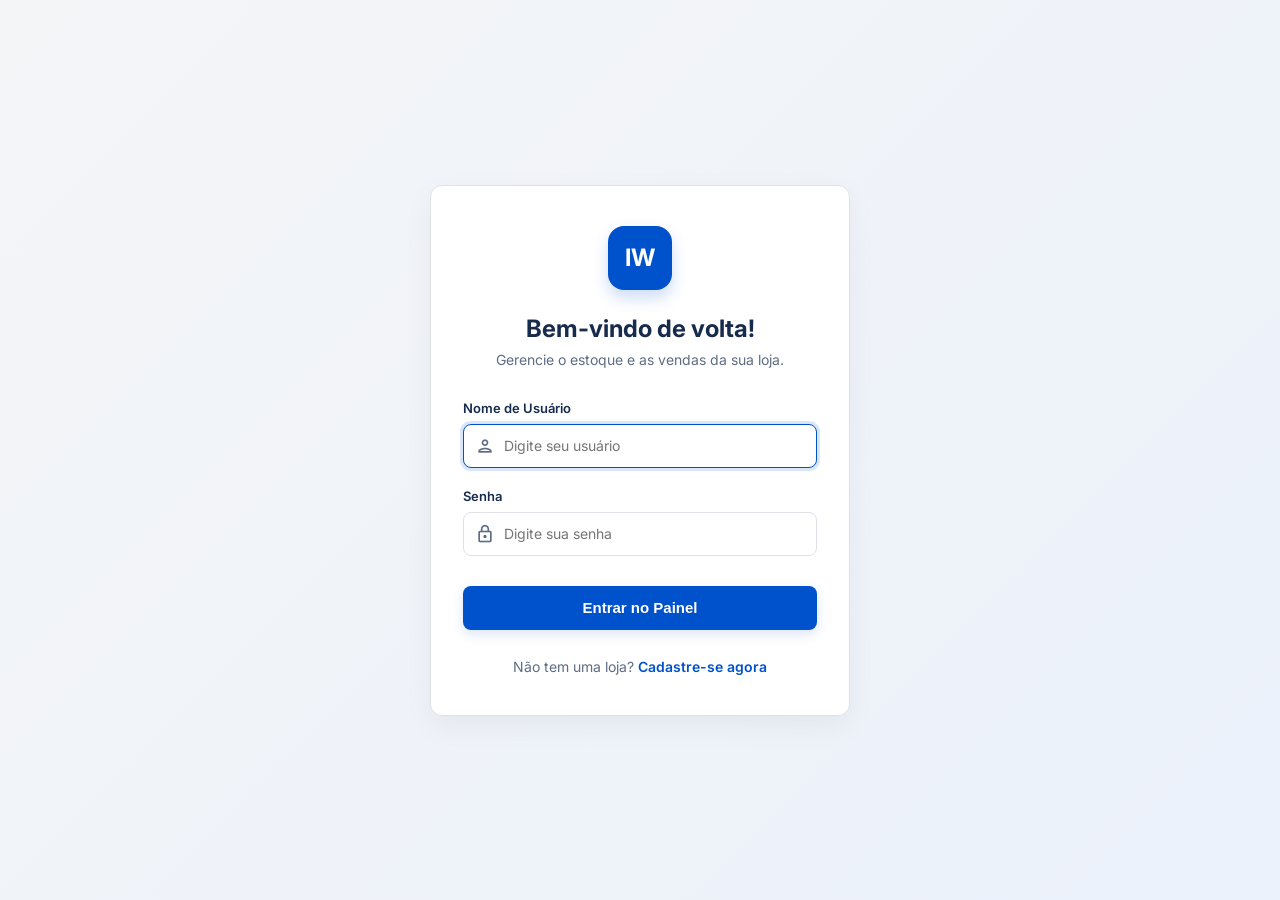
<file: templates/login.html>
<!DOCTYPE html>
<html lang="pt-BR">
<head>
    <meta charset="UTF-8">
    <meta name="viewport" content="width=device-width, initial-scale=1.0">
    <title>Entrar - InventaWeb</title>
    
    <!-- Google Fonts: Inter -->
    <link rel="preconnect" href="https://fonts.googleapis.com">
    <link rel="preconnect" href="https://fonts.gstatic.com" crossorigin>
    <link href="https://fonts.googleapis.com/css2?family=Inter:wght@300;400;500;600;700&display=swap" rel="stylesheet">
    
    <!-- Material Icons -->
    <link href="https://fonts.googleapis.com/icon?family=Material+Icons+Outlined" rel="stylesheet">
    
    <style>
        :root {
            --primary: #0052CC;
            --primary-hover: #0043A4;
            --background: #F4F5F7;
            --card-bg: #FFFFFF;
            --text-main: #172B4D;
            --text-muted: #5E6C84;
            --border: #DFE1E6;
            --danger: #FF5630;
            --success: #36B37E;
            --radius-lg: 12px;
        }

        /* Dark mode compatibility */
        @media (prefers-color-scheme: dark) {
            :root {
                --background: #0f172a;
                --card-bg: #1e293b;
                --text-main: #f8fafc;
                --text-muted: #94a3b8;
                --border: #334155;
            }
        }

        * {
            box-sizing: border-box;
            margin: 0;
            padding: 0;
        }

        body {
            font-family: 'Inter', sans-serif;
            background: linear-gradient(135deg, var(--background) 0%, rgba(0, 82, 204, 0.08) 100%);
            color: var(--text-main);
            min-height: 100vh;
            display: flex;
            align-items: center;
            justify-content: center;
            padding: 20px;
        }

        .auth-container {
            width: 100%;
            max-width: 420px;
            background: var(--card-bg);
            border-radius: var(--radius-lg);
            border: 1px solid var(--border);
            box-shadow: 0 10px 30px rgba(0, 0, 0, 0.05);
            padding: 40px 32px;
            text-align: center;
            backdrop-filter: blur(10px);
            transition: transform 0.3s ease, box-shadow 0.3s ease;
        }

        .auth-logo {
            display: inline-flex;
            align-items: center;
            justify-content: center;
            width: 64px;
            height: 64px;
            background: var(--primary);
            color: white;
            font-size: 24px;
            font-weight: 700;
            border-radius: 16px;
            margin-bottom: 24px;
            box-shadow: 0 8px 16px rgba(0, 82, 204, 0.2);
        }

        .auth-header h1 {
            font-size: 24px;
            font-weight: 700;
            margin-bottom: 8px;
            color: var(--text-main);
        }

        .auth-header p {
            font-size: 14px;
            color: var(--text-muted);
            margin-bottom: 32px;
        }

        .form-group {
            margin-bottom: 20px;
            text-align: left;
        }

        .form-group label {
            display: block;
            font-size: 13px;
            font-weight: 600;
            margin-bottom: 8px;
            color: var(--text-main);
        }

        .input-wrapper {
            position: relative;
        }

        .input-wrapper i {
            position: absolute;
            left: 12px;
            top: 50%;
            transform: translateY(-50%);
            color: var(--text-muted);
            font-size: 20px;
        }

        .form-control {
            width: 100%;
            height: 44px;
            padding: 10px 12px 10px 40px;
            border-radius: 8px;
            border: 1px solid var(--border);
            background: var(--card-bg);
            color: var(--text-main);
            font-family: inherit;
            font-size: 14px;
            outline: none;
            transition: border-color 0.2s, box-shadow 0.2s;
        }

        .form-control:focus {
            border-color: var(--primary);
            box-shadow: 0 0 0 3px rgba(0, 82, 204, 0.15);
        }

        .btn-submit {
            width: 100%;
            height: 44px;
            background: var(--primary);
            color: white;
            border: none;
            border-radius: 8px;
            font-size: 15px;
            font-weight: 600;
            cursor: pointer;
            transition: background 0.2s, transform 0.1s;
            margin-top: 10px;
            box-shadow: 0 4px 12px rgba(0, 82, 204, 0.15);
        }

        .btn-submit:hover {
            background: var(--primary-hover);
        }

        .btn-submit:active {
            transform: scale(0.98);
        }

        .alert-box {
            padding: 12px;
            border-radius: 8px;
            background: rgba(255, 86, 48, 0.1);
            color: var(--danger);
            font-size: 13px;
            margin-bottom: 20px;
            display: none;
            text-align: left;
            border: 1px solid rgba(255, 86, 48, 0.2);
        }

        .auth-footer {
            margin-top: 28px;
            font-size: 14px;
            color: var(--text-muted);
        }

        .auth-footer a {
            color: var(--primary);
            text-decoration: none;
            font-weight: 600;
            transition: color 0.2s;
        }

        .auth-footer a:hover {
            color: var(--primary-hover);
            text-decoration: underline;
        }
    </style>
</head>
<body>
    <div class="auth-container">
        <div class="auth-logo">IW</div>
        <div class="auth-header">
            <h1>Bem-vindo de volta!</h1>
            <p>Gerencie o estoque e as vendas da sua loja.</p>
        </div>

        <div class="alert-box" id="error-alert"></div>

        <form id="login-form" onsubmit="fazerLogin(event)">
            <div class="form-group">
                <label for="username">Nome de Usuário</label>
                <div class="input-wrapper">
                    <i class="material-icons-outlined">person</i>
                    <input type="text" id="username" class="form-control" required placeholder="Digite seu usuário" autofocus autocomplete="username">
                </div>
            </div>

            <div class="form-group">
                <label for="password">Senha</label>
                <div class="input-wrapper">
                    <i class="material-icons-outlined">lock</i>
                    <input type="password" id="password" class="form-control" required placeholder="Digite sua senha" autocomplete="current-password">
                </div>
            </div>

            <button type="submit" class="btn-submit" id="btn-entrar">Entrar no Painel</button>
        </form>

        <div class="auth-footer">
            Não tem uma loja? <a href="/register">Cadastre-se agora</a>
        </div>
    </div>

    <script>
        async function fazerLogin(event) {
            event.preventDefault();
            const btn = document.getElementById('btn-entrar');
            const alertBox = document.getElementById('error-alert');
            
            btn.disabled = true;
            btn.innerText = "Entrando...";
            alertBox.style.display = 'none';

            const payload = {
                username: document.getElementById('username').value.trim(),
                password: document.getElementById('password').value
            };

            try {
                const response = await fetch('/api/auth/login', {
                    method: 'POST',
                    headers: {
                        'Content-Type': 'application/json'
                    },
                    body: JSON.stringify(payload)
                });

                if (response.ok) {
                    // O proxy do Flask já iniciou a sessão
                    window.location.href = '/';
                } else {
                    const err = await response.json();
                    alertBox.innerText = err.detail || "Usuário ou senha inválidos.";
                    alertBox.style.display = 'block';
                }
            } catch (error) {
                console.error(error);
                alertBox.innerText = "Erro ao conectar com o servidor.";
                alertBox.style.display = 'block';
            } finally {
                btn.disabled = false;
                btn.innerText = "Entrar no Painel";
            }
        }
    </script>
</body>
</html>
</file>
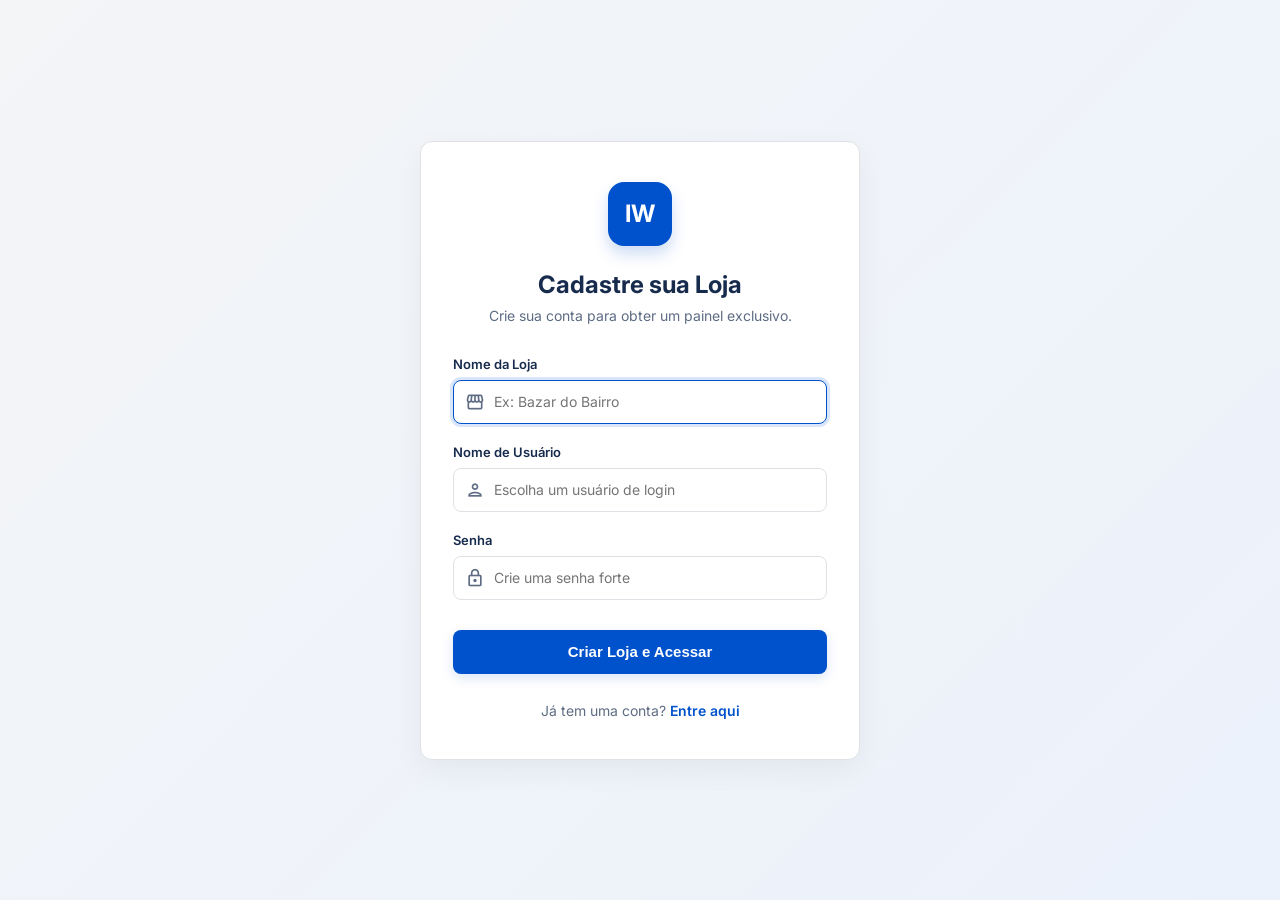
<file: templates/register.html>
<!DOCTYPE html>
<html lang="pt-BR">
<head>
    <meta charset="UTF-8">
    <meta name="viewport" content="width=device-width, initial-scale=1.0">
    <title>Criar Loja - InventaWeb</title>
    
    <!-- Google Fonts: Inter -->
    <link rel="preconnect" href="https://fonts.googleapis.com">
    <link rel="preconnect" href="https://fonts.gstatic.com" crossorigin>
    <link href="https://fonts.googleapis.com/css2?family=Inter:wght@300;400;500;600;700&display=swap" rel="stylesheet">
    
    <!-- Material Icons -->
    <link href="https://fonts.googleapis.com/icon?family=Material+Icons+Outlined" rel="stylesheet">
    
    <style>
        :root {
            --primary: #0052CC;
            --primary-hover: #0043A4;
            --background: #F4F5F7;
            --card-bg: #FFFFFF;
            --text-main: #172B4D;
            --text-muted: #5E6C84;
            --border: #DFE1E6;
            --danger: #FF5630;
            --success: #36B37E;
            --radius-lg: 12px;
        }

        /* Dark mode compatibility */
        @media (prefers-color-scheme: dark) {
            :root {
                --background: #0f172a;
                --card-bg: #1e293b;
                --text-main: #f8fafc;
                --text-muted: #94a3b8;
                --border: #334155;
            }
        }

        * {
            box-sizing: border-box;
            margin: 0;
            padding: 0;
        }

        body {
            font-family: 'Inter', sans-serif;
            background: linear-gradient(135deg, var(--background) 0%, rgba(0, 82, 204, 0.08) 100%);
            color: var(--text-main);
            min-height: 100vh;
            display: flex;
            align-items: center;
            justify-content: center;
            padding: 20px;
        }

        .auth-container {
            width: 100%;
            max-width: 440px;
            background: var(--card-bg);
            border-radius: var(--radius-lg);
            border: 1px solid var(--border);
            box-shadow: 0 10px 30px rgba(0, 0, 0, 0.05);
            padding: 40px 32px;
            text-align: center;
            backdrop-filter: blur(10px);
            transition: transform 0.3s ease, box-shadow 0.3s ease;
        }

        .auth-logo {
            display: inline-flex;
            align-items: center;
            justify-content: center;
            width: 64px;
            height: 64px;
            background: var(--primary);
            color: white;
            font-size: 24px;
            font-weight: 700;
            border-radius: 16px;
            margin-bottom: 24px;
            box-shadow: 0 8px 16px rgba(0, 82, 204, 0.2);
        }

        .auth-header h1 {
            font-size: 24px;
            font-weight: 700;
            margin-bottom: 8px;
            color: var(--text-main);
        }

        .auth-header p {
            font-size: 14px;
            color: var(--text-muted);
            margin-bottom: 32px;
        }

        .form-group {
            margin-bottom: 20px;
            text-align: left;
        }

        .form-group label {
            display: block;
            font-size: 13px;
            font-weight: 600;
            margin-bottom: 8px;
            color: var(--text-main);
        }

        .input-wrapper {
            position: relative;
        }

        .input-wrapper i {
            position: absolute;
            left: 12px;
            top: 50%;
            transform: translateY(-50%);
            color: var(--text-muted);
            font-size: 20px;
        }

        .form-control {
            width: 100%;
            height: 44px;
            padding: 10px 12px 10px 40px;
            border-radius: 8px;
            border: 1px solid var(--border);
            background: var(--card-bg);
            color: var(--text-main);
            font-family: inherit;
            font-size: 14px;
            outline: none;
            transition: border-color 0.2s, box-shadow 0.2s;
        }

        .form-control:focus {
            border-color: var(--primary);
            box-shadow: 0 0 0 3px rgba(0, 82, 204, 0.15);
        }

        .btn-submit {
            width: 100%;
            height: 44px;
            background: var(--primary);
            color: white;
            border: none;
            border-radius: 8px;
            font-size: 15px;
            font-weight: 600;
            cursor: pointer;
            transition: background 0.2s, transform 0.1s;
            margin-top: 10px;
            box-shadow: 0 4px 12px rgba(0, 82, 204, 0.15);
        }

        .btn-submit:hover {
            background: var(--primary-hover);
        }

        .btn-submit:active {
            transform: scale(0.98);
        }

        .alert-box {
            padding: 12px;
            border-radius: 8px;
            background: rgba(255, 86, 48, 0.1);
            color: var(--danger);
            font-size: 13px;
            margin-bottom: 20px;
            display: none;
            text-align: left;
            border: 1px solid rgba(255, 86, 48, 0.2);
        }

        .auth-footer {
            margin-top: 28px;
            font-size: 14px;
            color: var(--text-muted);
        }

        .auth-footer a {
            color: var(--primary);
            text-decoration: none;
            font-weight: 600;
            transition: color 0.2s;
        }

        .auth-footer a:hover {
            color: var(--primary-hover);
            text-decoration: underline;
        }
    </style>
</head>
<body>
    <div class="auth-container">
        <div class="auth-logo">IW</div>
        <div class="auth-header">
            <h1>Cadastre sua Loja</h1>
            <p>Crie sua conta para obter um painel exclusivo.</p>
        </div>

        <div class="alert-box" id="error-alert"></div>

        <form id="register-form" onsubmit="fazerCadastro(event)">
            <div class="form-group">
                <label for="store_name">Nome da Loja</label>
                <div class="input-wrapper">
                    <i class="material-icons-outlined">storefront</i>
                    <input type="text" id="store_name" class="form-control" required placeholder="Ex: Bazar do Bairro" autofocus autocomplete="off">
                </div>
            </div>

            <div class="form-group">
                <label for="username">Nome de Usuário</label>
                <div class="input-wrapper">
                    <i class="material-icons-outlined">person</i>
                    <input type="text" id="username" class="form-control" required placeholder="Escolha um usuário de login" autocomplete="username">
                </div>
            </div>

            <div class="form-group">
                <label for="password">Senha</label>
                <div class="input-wrapper">
                    <i class="material-icons-outlined">lock</i>
                    <input type="password" id="password" class="form-control" required placeholder="Crie uma senha forte" autocomplete="new-password">
                </div>
            </div>

            <button type="submit" class="btn-submit" id="btn-cadastrar">Criar Loja e Acessar</button>
        </form>

        <div class="auth-footer">
            Já tem uma conta? <a href="/login">Entre aqui</a>
        </div>
    </div>

    <script>
        async function fazerCadastro(event) {
            event.preventDefault();
            const btn = document.getElementById('btn-cadastrar');
            const alertBox = document.getElementById('error-alert');
            
            btn.disabled = true;
            btn.innerText = "Criando Conta...";
            alertBox.style.display = 'none';

            const payload = {
                store_name: document.getElementById('store_name').value.trim(),
                username: document.getElementById('username').value.trim(),
                password: document.getElementById('password').value
            };

            try {
                const response = await fetch('/api/auth/register', {
                    method: 'POST',
                    headers: {
                        'Content-Type': 'application/json'
                    },
                    body: JSON.stringify(payload)
                });

                if (response.ok) {
                    // O proxy do Flask já iniciou a sessão
                    window.location.href = '/';
                } else {
                    const err = await response.json();
                    alertBox.innerText = err.detail || "Erro ao registrar usuário. Verifique se o nome já existe.";
                    alertBox.style.display = 'block';
                }
            } catch (error) {
                console.error(error);
                alertBox.innerText = "Erro ao conectar com o servidor.";
                alertBox.style.display = 'block';
            } finally {
                btn.disabled = false;
                btn.innerText = "Criar Loja e Acessar";
            }
        }
    </script>
</body>
</html>
</file>
